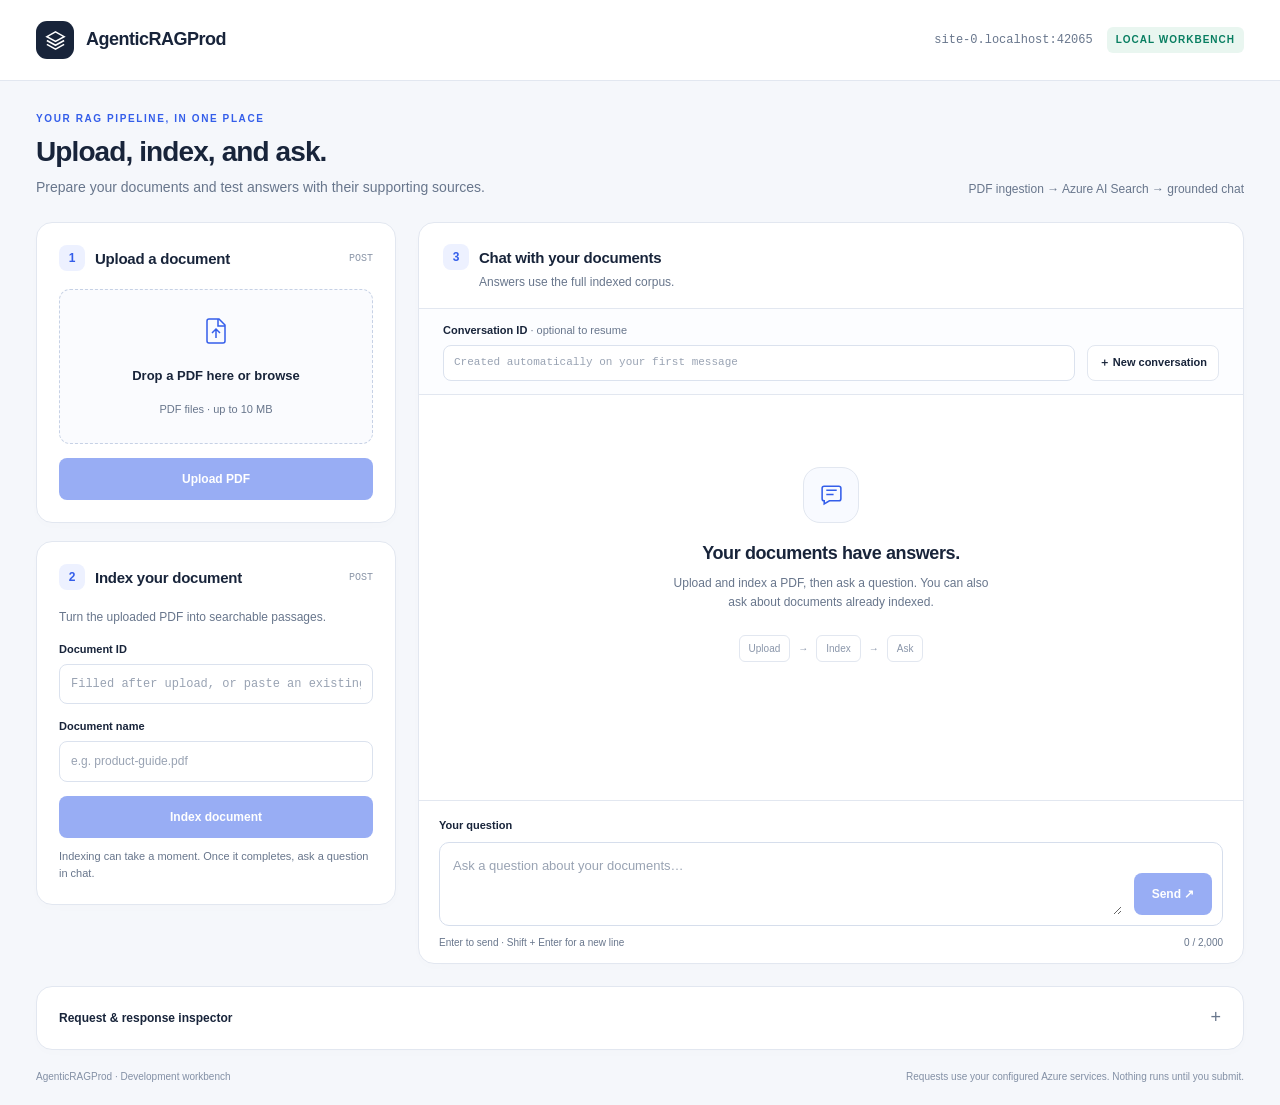
<file: src/AgenticRAGProd.Api/wwwroot/index.html>
<!doctype html>
<html lang="en">
<head>
  <meta charset="utf-8">
  <meta name="viewport" content="width=device-width, initial-scale=1">
  <meta name="color-scheme" content="light">
  <meta name="theme-color" content="#f5f7fb">
  <title>AgenticRAGProd · API Workbench</title>
  <link rel="icon" href="data:,">
  <style>
    :root { --bg:#f5f7fb; --surface:#fff; --ink:#18243a; --muted:#68768c; --line:#e2e7f0; --blue:#345eea; --blue-soft:#edf1ff; --green:#087e61; --red:#bb3945; --radius:16px; }
    * { box-sizing:border-box; }
    body { margin:0; color:var(--ink); background:var(--bg); font:14px/1.55 -apple-system,BlinkMacSystemFont,"Segoe UI",sans-serif; }
    button,input,textarea { font:inherit; }
    button { cursor:pointer; }
    button:disabled { cursor:not-allowed; opacity:.5; }
    button,input,textarea,summary { -webkit-tap-highlight-color:transparent; }
    :focus-visible { outline:3px solid #8ca5ff; outline-offset:3px; }
    a { color:var(--blue); }
    button { transition:background .15s,box-shadow .15s; }
    h1,h2,h3,p { margin:0; }
    header { background:var(--surface); border-bottom:1px solid var(--line); }
    .topbar { max-width:1440px; margin:auto; min-height:80px; padding:16px 36px; display:flex; align-items:center; justify-content:space-between; gap:20px; }
    .brand { display:flex; align-items:center; gap:12px; font-size:18px; font-weight:750; letter-spacing:-.5px; }
    .logo { display:grid; place-items:center; width:38px; height:38px; border-radius:11px; background:var(--ink); color:#fff; }
    .logo svg { width:23px; height:23px; }
    .top-meta { display:flex; align-items:center; gap:14px; color:var(--muted); font-size:12px; }
    .local-tag { background:#e9f6f0; color:var(--green); border-radius:6px; padding:5px 9px; font-size:10px; font-weight:750; letter-spacing:1px; white-space:nowrap; }
    .origin { font-family:ui-monospace,SFMono-Regular,Consolas,monospace; overflow-wrap:anywhere; }
    main { max-width:1440px; margin:auto; padding:30px 36px 20px; }
    .intro { display:flex; align-items:flex-end; justify-content:space-between; gap:16px; margin-bottom:24px; }
    .eyebrow { color:var(--blue); font-size:10px; font-weight:750; letter-spacing:1.6px; text-transform:uppercase; margin-bottom:7px; }
    h1 { font-size:28px; line-height:1.25; letter-spacing:-.9px; margin-bottom:8px; }
    .muted { color:var(--muted); }
    .intro-note { color:var(--muted); font-size:12px; text-align:right; }
    .workspace { display:grid; grid-template-columns:minmax(290px,360px) minmax(0,1fr); gap:22px; align-items:start; }
    .document-panel { display:grid; gap:18px; }
    .card { border:1px solid var(--line); border-radius:var(--radius); background:var(--surface); box-shadow:0 3px 12px #18243a03; min-width:0; }
    .step-card { padding:22px; }
    .section-head { display:flex; align-items:center; gap:10px; margin-bottom:18px; }
    .step { display:grid; place-items:center; flex-shrink:0; width:26px; height:26px; background:var(--blue-soft); color:var(--blue); border-radius:8px; font-size:12px; font-weight:750; }
    h2 { font-size:15px; font-weight:700; letter-spacing:-.25px; }
    .endpoint { margin-left:auto; color:#8b96a8; font:10px ui-monospace,SFMono-Regular,Consolas,monospace; }
    .dropzone { position:relative; display:grid; place-items:center; text-align:center; min-height:155px; padding:20px 14px; border:1px dashed #c6d1e5; border-radius:11px; background:#fafbfe; transition:background .15s,border-color .15s; }
    .dropzone:hover,.dropzone.dragging { background:var(--blue-soft); border-color:var(--blue); }
    .dropzone input { position:absolute; inset:0; width:100%; height:100%; opacity:0; cursor:pointer; }
    .dropzone:focus-within { outline:3px solid #8ca5ff; outline-offset:3px; }
    .upload-icon { color:var(--blue); width:32px; height:32px; margin-bottom:9px; }
    .drop-title { font-size:13px; font-weight:650; overflow-wrap:anywhere; }
    .drop-hint { font-size:11px; color:var(--muted); margin-top:5px; }
    .primary,.secondary { display:inline-flex; align-items:center; justify-content:center; gap:8px; min-height:42px; padding:9px 15px; border:1px solid transparent; border-radius:8px; font-size:12px; font-weight:650; }
    .primary { background:var(--blue); color:#fff; }
    .primary:hover:enabled { background:#264bc9; box-shadow:0 3px 7px #345eea20; }
    .secondary { background:#fff; color:var(--ink); border-color:var(--line); }
    .secondary:hover:enabled { background:#f5f7fb; }
    .full { width:100%; margin-top:14px; }
    .field { display:grid; gap:6px; margin-top:14px; }
    label.field-label { font-size:11px; font-weight:650; }
    input[type=text],textarea { width:100%; min-width:0; border:1px solid #dbe2ee; border-radius:8px; padding:10px 11px; color:var(--ink); background:#fff; }
    input[type=text] { font-size:12px; }
    input::placeholder,textarea::placeholder { color:#99a3b3; }
    input:focus,textarea:focus { border-color:#93a8f7; }
    input:disabled,textarea:disabled { background:#f7f8fb; color:var(--muted); }
    .mono { font-family:ui-monospace,SFMono-Regular,Consolas,monospace; }
    .help { color:var(--muted); font-size:11px; margin-top:10px; }
    .feedback { margin-top:11px; font-size:12px; overflow-wrap:anywhere; }
    .feedback[data-tone=error] { color:var(--red); }
    .feedback[data-tone=success] { color:var(--green); }
    .feedback:empty { display:none; }
    .stats { display:flex; gap:9px; margin-top:14px; }
    .stat { flex:1; padding:10px 8px; text-align:center; background:#f6f8fc; border-radius:8px; }
    .stat strong { display:block; font-size:19px; letter-spacing:-.5px; }
    .stat span { color:var(--muted); font-size:10px; }
    .warning { color:#886117; background:#fff8e8; padding:10px; border-radius:8px; margin-top:10px; font-size:11px; }
    .warning ul { margin:5px 0 0; padding-left:17px; }
    .chat-card { overflow:hidden; }
    .chat-heading { padding:21px 24px 16px; border-bottom:1px solid var(--line); }
    .chat-heading .section-head { margin-bottom:3px; }
    .chat-heading .muted { margin-left:36px; font-size:12px; }
    .conversation { padding:13px 24px; display:flex; gap:12px; align-items:flex-end; border-bottom:1px solid var(--line); background:#fcfdff; }
    .conversation .field { flex:1; min-width:0; margin:0; }
    .conversation input { padding:8px 10px; font-size:11px; min-height:36px; }
    .conversation .secondary { min-height:36px; padding:8px 11px; white-space:nowrap; font-size:11px; }
    .transcript { min-height:340px; height:clamp(340px,45vh,540px); overflow:auto; padding:22px 24px; scroll-behavior:smooth; }
    .empty { display:flex; flex-direction:column; align-items:center; justify-content:center; min-height:295px; text-align:center; }
    .empty-icon { display:grid; place-items:center; width:56px; height:56px; border:1px solid var(--line); border-radius:17px; color:var(--blue); background:#f8faff; margin-bottom:17px; }
    .empty-icon svg { width:25px; height:25px; }
    .empty h3 { font-size:18px; font-weight:650; letter-spacing:-.4px; margin-bottom:7px; }
    .empty p { max-width:330px; font-size:12px; color:var(--muted); }
    .empty-steps { display:flex; align-items:center; gap:8px; color:#8a96aa; font-size:10px; margin-top:23px; }
    .empty-steps span { padding:5px 9px; border:1px solid var(--line); border-radius:6px; background:#fff; }
    .message { margin-bottom:20px; overflow-wrap:anywhere; }
    .message-label { font-size:10px; font-weight:750; color:var(--muted); letter-spacing:.7px; text-transform:uppercase; margin-bottom:6px; }
    .message.user { display:flex; flex-direction:column; align-items:flex-end; }
    .message.user .bubble { background:var(--blue-soft); max-width:90%; padding:11px 15px; border-radius:11px 11px 3px 11px; }
    .bubble { white-space:pre-wrap; line-height:1.75; font-size:13px; }
    .answer-meta { display:flex; gap:8px; margin-top:10px; font-size:10px; color:var(--muted); }
    .citation { color:var(--blue); border:0; border-radius:4px; background:var(--blue-soft); font-size:11px; padding:0 5px; min-height:23px; margin:0 2px; }
    .sources { display:grid; gap:7px; margin-top:14px; }
    .source { background:#fafbfe; border:1px solid var(--line); border-radius:8px; }
    .source summary { padding:9px 11px; font-size:11px; font-weight:600; cursor:pointer; overflow-wrap:anywhere; }
    .source-content { padding:0 11px 12px; }
    .source-content pre { font-family:inherit; font-size:11px; line-height:1.7; white-space:pre-wrap; overflow-wrap:anywhere; margin:9px 0 0; max-height:260px; overflow:auto; }
    .source-path { font-size:10px; color:var(--muted); }
    .error-box { padding:12px 14px; background:#fff1f2; border:1px solid #f2d4d8; border-radius:9px; font-size:12px; color:#9c2b38; }
    .pending { display:flex; align-items:center; gap:9px; font-size:12px; color:var(--muted); padding:6px 0 15px; }
    .spinner { width:14px; height:14px; border:2px solid #d4ddfb; border-top-color:var(--blue); border-radius:50%; animation:spin .8s linear infinite; flex-shrink:0; }
    @keyframes spin { to { transform:rotate(360deg); } }
    .composer { padding:16px 20px 13px; border-top:1px solid var(--line); }
    .composer-box { display:flex; align-items:flex-end; gap:12px; border:1px solid #d6deec; border-radius:10px; padding:10px; background:#fff; }
    .composer-box:focus-within { border-color:#93a8f7; box-shadow:0 0 0 3px #345eea0a; }
    .composer textarea { resize:vertical; min-height:62px; max-height:160px; padding:3px; border:0; font-size:13px; outline:none; background:transparent; }
    .composer textarea:focus-visible { outline:2px solid #93a8f7; outline-offset:3px; }
    .composer .primary { flex-shrink:0; min-width:78px; }
    .composer-meta { display:flex; justify-content:space-between; color:var(--muted); font-size:10px; margin-top:9px; gap:8px; }
    .inspector { margin-top:22px; overflow:hidden; }
    .inspector > summary { display:flex; align-items:center; justify-content:space-between; gap:14px; padding:17px 22px; cursor:pointer; font-size:12px; font-weight:650; }
    .inspector > summary::after { content:'+'; color:var(--muted); font-size:18px; font-weight:400; }
    .inspector[open] > summary::after { content:'−'; }
    .inspector-body { border-top:1px solid var(--line); padding:18px 22px 22px; }
    .request-tabs { display:flex; gap:6px; flex-wrap:wrap; }
    .request-tabs button { padding:6px 12px; border:1px solid var(--line); border-radius:7px; background:#fff; color:var(--muted); font-size:11px; }
    .request-tabs button[aria-pressed=true] { background:var(--blue-soft); border-color:#d6dfff; color:var(--blue); }
    .request-status { display:flex; gap:10px; justify-content:space-between; align-items:center; margin:14px 0 10px; min-width:0; }
    .request-url { font:11px ui-monospace,SFMono-Regular,Consolas,monospace; overflow-wrap:anywhere; }
    .status { font-size:10px; padding:4px 8px; border-radius:5px; background:#f1f4fa; color:var(--muted); white-space:nowrap; }
    .status[data-tone=success] { color:var(--green); background:#e9f6f0; }
    .status[data-tone=error] { color:var(--red); background:#fff1f2; }
    .inspect-grid { display:grid; grid-template-columns:1fr 1fr; gap:14px; }
    .code-head { display:flex; align-items:center; justify-content:space-between; font-size:10px; font-weight:650; margin-bottom:7px; }
    .copy { background:none; border:0; color:var(--blue); padding:4px; font-size:10px; }
    .code { margin:0; padding:13px; background:#f6f8fc; border:1px solid #e8edf5; border-radius:8px; color:#46546d; font:11px/1.7 ui-monospace,SFMono-Regular,Consolas,monospace; white-space:pre-wrap; overflow-wrap:anywhere; max-height:300px; overflow:auto; min-height:65px; }
    footer { display:flex; justify-content:space-between; gap:12px; margin-top:19px; font-size:10px; color:#8390a5; }
    .notice { padding:12px 16px; border:1px solid #f0d7a0; border-radius:9px; color:#896011; background:#fff8e8; font-size:12px; margin-bottom:20px; }
    [hidden] { display:none !important; }
    @media(max-width:1000px) { .topbar { padding:16px 24px; } main { padding:25px 24px 20px; } .workspace { grid-template-columns:310px minmax(0,1fr); gap:16px; } .step-card { padding:18px; } .chat-heading,.conversation { padding-left:18px; padding-right:18px; } .transcript { padding:20px 18px; } .intro-note { display:none; } }
    @media(max-width:760px) { .topbar { min-height:70px; padding:14px 18px; } .brand { font-size:16px; } .top-meta .origin { display:none; } main { padding:23px 16px 18px; } h1 { font-size:25px; } .workspace { grid-template-columns:1fr; } .document-panel { grid-template-columns:1fr 1fr; gap:14px; } .chat-heading { padding-top:18px; } .transcript { height:420px; } .inspect-grid { grid-template-columns:1fr; } footer { flex-wrap:wrap; } }
    @media(max-width:500px) { .document-panel { grid-template-columns:1fr; } .local-tag { font-size:9px; } .logo { width:32px; height:32px; } .brand { gap:9px; } .conversation { align-items:stretch; flex-direction:column; gap:8px; } .conversation .secondary { align-self:flex-end; } .composer { padding:13px; } .composer-box { gap:7px; } .composer .primary { min-width:61px; padding:9px; } .inspector-body { padding:15px; } .request-status { align-items:flex-start; } .request-url { max-width:70%; } .composer-meta { font-size:9px; } }
    @media(prefers-reduced-motion:reduce) { *,*::before,*::after { animation:none !important; transition:none !important; scroll-behavior:auto !important; } }
  </style>
</head>
<body>
  <header>
    <div class="topbar">
      <div class="brand"><span class="logo" aria-hidden="true"><svg viewBox="0 0 24 24" fill="none" stroke="currentColor" stroke-width="1.6"><path d="m12 3 9 5-9 5-9-5 9-5Z"/><path d="m3 12 9 5 9-5M3 16l9 5 9-5"/></svg></span>AgenticRAGProd</div>
      <div class="top-meta"><span class="origin" id="origin"></span><span class="local-tag">LOCAL WORKBENCH</span></div>
    </div>
  </header>
  <main>
    <div class="intro">
      <div><p class="eyebrow">Your RAG pipeline, in one place</p><h1>Upload, index, and ask.</h1><p class="muted">Prepare your documents and test answers with their supporting sources.</p></div>
      <p class="intro-note">PDF ingestion → Azure AI Search → grounded chat</p>
    </div>
    <div id="file-notice" class="notice" hidden>Open this page through the running API, for example <strong>http://localhost:5080/</strong>, so requests reach the same server.</div>
    <noscript><p class="notice">Enable JavaScript to use the API workbench.</p></noscript>
    <div class="workspace">
      <aside class="document-panel" aria-label="Document preparation">
        <section class="card step-card">
          <div class="section-head"><span class="step">1</span><h2>Upload a document</h2><span class="endpoint">POST</span></div>
          <form id="upload-form">
            <label class="dropzone" id="dropzone">
              <input id="pdf-file" type="file" accept=".pdf,application/pdf" aria-label="Choose a PDF to upload" aria-describedby="file-hint upload-feedback">
              <svg class="upload-icon" viewBox="0 0 32 32" fill="none" stroke="currentColor" stroke-width="1.5" aria-hidden="true"><path d="M19 4H9a2 2 0 0 0-2 2v20a2 2 0 0 0 2 2h14a2 2 0 0 0 2-2V10l-6-6Z"/><path d="M18 4v7h7M16 23V14m-4 4 4-4 4 4"/></svg>
              <div class="drop-title" id="file-title">Drop a PDF here or browse</div>
              <div class="drop-hint" id="file-hint">PDF files · up to 10 MB</div>
            </label>
            <button class="primary full" id="upload-button" type="submit" disabled>Upload PDF</button>
            <p class="feedback" id="upload-feedback" role="status" aria-live="polite"></p>
          </form>
        </section>
        <section class="card step-card">
          <div class="section-head"><span class="step">2</span><h2>Index your document</h2><span class="endpoint">POST</span></div>
          <p class="muted" style="font-size:12px">Turn the uploaded PDF into searchable passages.</p>
          <form id="index-form">
            <div class="field"><label class="field-label" for="document-id">Document ID</label><input class="mono" id="document-id" type="text" autocomplete="off" spellcheck="false" placeholder="Filled after upload, or paste an existing ID" aria-describedby="index-feedback"></div>
            <div class="field"><label class="field-label" for="document-name">Document name</label><input id="document-name" type="text" maxlength="255" autocomplete="off" placeholder="e.g. product-guide.pdf"></div>
            <button class="primary full" id="index-button" type="submit" disabled>Index document</button>
            <p class="feedback" id="index-feedback" role="status" aria-live="polite"></p>
          </form>
          <div class="stats" id="index-stats" hidden><div class="stat"><strong id="page-count">0</strong><span>Pages</span></div><div class="stat"><strong id="chunk-count">0</strong><span>Chunks indexed</span></div><div class="stat"><strong id="token-count">0</strong><span>Max chunk tokens</span></div></div>
          <div class="warning" id="index-warnings" hidden></div>
          <p class="help">Indexing can take a moment. Once it completes, ask a question in chat.</p>
        </section>
      </aside>
      <section class="card chat-card" aria-labelledby="chat-title">
        <div class="chat-heading"><div class="section-head"><span class="step">3</span><h2 id="chat-title">Chat with your documents</h2></div><p class="muted">Answers use the full indexed corpus.</p></div>
        <div class="conversation">
          <div class="field"><label class="field-label" for="conversation-id">Conversation ID <span class="muted" style="font-weight:400">· optional to resume</span></label><input class="mono" id="conversation-id" type="text" autocomplete="off" spellcheck="false" placeholder="Created automatically on your first message"></div>
          <button class="secondary" id="new-conversation" type="button">＋ New conversation</button>
        </div>
        <div class="transcript" id="transcript" role="log" aria-label="Chat messages" aria-live="polite" aria-relevant="additions">
          <div class="empty" id="chat-empty"><div class="empty-icon" aria-hidden="true"><svg viewBox="0 0 24 24" fill="none" stroke="currentColor" stroke-width="1.5"><path d="M5 4h14a2 2 0 0 1 2 2v10a2 2 0 0 1-2 2h-9l-5 3v-3a2 2 0 0 1-2-2V6a2 2 0 0 1 2-2Z"/><path d="M7 8h10M7 12h7"/></svg></div><h3>Your documents have answers.</h3><p>Upload and index a PDF, then ask a question. You can also ask about documents already indexed.</p><div class="empty-steps" aria-hidden="true"><span>Upload</span>→<span>Index</span>→<span>Ask</span></div></div>
        </div>
        <form class="composer" id="chat-form">
          <label class="field-label" for="query" style="display:block;margin-bottom:8px">Your question</label>
          <div class="composer-box"><textarea id="query" rows="2" maxlength="2000" placeholder="Ask a question about your documents…" aria-describedby="chat-help chat-feedback"></textarea><button class="primary" id="send-button" type="submit" disabled>Send ↗</button></div>
          <div class="composer-meta" id="chat-help"><span>Enter to send · Shift + Enter for a new line</span><span id="query-count">0 / 2,000</span></div>
          <p class="feedback" id="chat-feedback" role="status" aria-live="polite"></p>
        </form>
      </section>
    </div>
    <details class="card inspector" id="inspector"><summary>Request &amp; response inspector</summary>
      <div class="inspector-body">
        <div class="request-tabs" aria-label="Inspect an API request"><button type="button" data-operation="upload" aria-pressed="true">Upload</button><button type="button" data-operation="index" aria-pressed="false">Index</button><button type="button" data-operation="chat" aria-pressed="false">Chat</button></div>
        <div class="request-status"><span class="request-url" id="request-url">No upload request yet</span><span class="status" id="request-status">Not run</span></div>
        <div class="inspect-grid"><div><div class="code-head"><span>REQUEST</span></div><pre class="code" id="request-body">Your request details will appear here.</pre></div><div><div class="code-head"><span>RESPONSE</span><button class="copy" id="copy-response" type="button" disabled>Copy response</button></div><pre class="code" id="response-body">The server response will appear here.</pre></div></div>
        <p id="copy-feedback" class="feedback" role="status"></p>
      </div>
    </details>
    <footer><span>AgenticRAGProd · Development workbench</span><span>Requests use your configured Azure services. Nothing runs until you submit.</span></footer>
  </main>
  <script>
  (() => {
    'use strict';
    const $ = id => document.getElementById(id);
    const state = { file:null, busy:{upload:false,index:false,chat:false}, requests:{}, inspection:'upload', conversation:'' };
    const isFilePage = location.protocol === 'file:';
    const validId = value => typeof value === 'string' && /^(?:[0-9a-f]{32}|[0-9a-f]{8}-[0-9a-f]{4}-[0-9a-f]{4}-[0-9a-f]{4}-[0-9a-f]{12})$/i.test(value) && !/^0+$/.test(value.replaceAll('-',''));
    const format = value => typeof value === 'string' ? value : JSON.stringify(value,null,2);
    const prettyTime = ms => ms < 1000 ? `${Math.round(ms)} ms` : `${(ms/1000).toFixed(1)} s`;
    $('origin').textContent = isFilePage ? 'Open through the API' : location.host;
    $('file-notice').hidden = !isFilePage;

    function feedback(id,message,tone='') {
      $(id).textContent = message;
      $(id).dataset.tone = tone;
    }
    function refresh() {
      const documentBusy = state.busy.upload || state.busy.index;
      $('pdf-file').disabled = documentBusy;
      $('document-id').disabled = documentBusy;
      $('document-name').disabled = documentBusy;
      $('upload-button').disabled = isFilePage || !state.file || documentBusy;
      $('index-button').disabled = isFilePage || documentBusy || !validId($('document-id').value.trim()) || !$('document-name').value.trim() || $('document-name').value.trim().length > 255;
      $('upload-button').textContent = state.busy.upload ? 'Uploading…' : 'Upload PDF';
      $('index-button').textContent = state.busy.index ? 'Indexing…' : 'Index document';
      const conversation = $('conversation-id').value.trim();
      $('send-button').disabled = isFilePage || state.busy.chat || !$('query').value.trim() || $('query').value.trim().length > 2000 || (conversation !== '' && !validId(conversation));
      $('send-button').textContent = state.busy.chat ? 'Waiting…' : 'Send ↗';
      $('new-conversation').disabled = state.busy.chat;
      $('conversation-id').disabled = state.busy.chat;
      $('query').disabled = state.busy.chat;
      $('query-count').textContent = `${$('query').value.length.toLocaleString()} / 2,000`;
    }
    function selectFile(file) {
      if (state.busy.upload || state.busy.index) return;
      state.file = null;
      $('file-title').textContent = file?.name || 'Drop a PDF here or browse';
      $('file-hint').textContent = file ? `${(file.size/1024/1024).toFixed(2)} MB · PDF upload` : 'PDF files · up to 10 MB';
      if (!file) feedback('upload-feedback','');
      else if (!/\.pdf$/i.test(file.name)) feedback('upload-feedback','Choose a file with a .pdf extension.','error');
      else if (!file.size || file.size > 10*1024*1024) feedback('upload-feedback','Choose a non-empty PDF no larger than 10 MB.','error');
      else { state.file = file; feedback('upload-feedback','Ready to upload.'); }
      refresh();
    }
    $('pdf-file').addEventListener('change',event => selectFile(event.target.files[0]));
    ['dragenter','dragover'].forEach(name => $('dropzone').addEventListener(name,event => { event.preventDefault(); $('dropzone').classList.add('dragging'); }));
    ['dragleave','drop'].forEach(name => $('dropzone').addEventListener(name,event => { event.preventDefault(); $('dropzone').classList.remove('dragging'); }));
    $('dropzone').addEventListener('drop',event => selectFile(event.dataTransfer.files[0]));
    $('query').addEventListener('input',refresh);
    ['document-id','document-name'].forEach(id => $(id).addEventListener('input',() => {
      $('index-stats').hidden = true; $('index-warnings').hidden = true; feedback('index-feedback',''); refresh();
    }));
    $('conversation-id').addEventListener('input',() => {
      const value = $('conversation-id').value.trim();
      feedback('chat-feedback',value && !validId(value) ? 'Enter a valid conversation ID, or leave it blank for a new conversation.' : '',value && !validId(value) ? 'error' : '');
      refresh();
    });

    function showInspection(operation) {
      state.inspection = operation;
      document.querySelectorAll('[data-operation]').forEach(button => button.setAttribute('aria-pressed',String(button.dataset.operation === operation)));
      const result = state.requests[operation];
      $('copy-response').disabled = !result || result.response === undefined;
      feedback('copy-feedback','');
      $('request-url').textContent = result ? `POST ${result.url}` : `No ${operation} request yet`;
      $('request-body').textContent = result ? format(result.request) : 'Your request details will appear here.';
      $('response-body').textContent = result?.response === undefined ? (result ? 'Waiting for the server…' : 'The server response will appear here.') : format(result.response);
      $('request-status').textContent = result ? `${result.status}${result.elapsed === undefined ? '' : ' · '+prettyTime(result.elapsed)}` : 'Not run';
      $('request-status').dataset.tone = result?.tone || '';
    }
    document.querySelectorAll('[data-operation]').forEach(button => button.addEventListener('click',() => showInspection(button.dataset.operation)));
    $('copy-response').addEventListener('click',async () => {
      try { await navigator.clipboard.writeText($('response-body').textContent); feedback('copy-feedback','Response copied.','success'); }
      catch { feedback('copy-feedback','Copy is unavailable. You can select and copy the response text.','error'); }
    });
    function errorText(data,status) {
      if (typeof data === 'string' && data.trim()) return data;
      const parts = [data?.title,data?.detail || data?.error];
      if (data?.traceId) parts.push(`Trace ID: ${data.traceId}`);
      const message = parts.filter(Boolean).join('\n');
      return message || `The server returned HTTP ${status}.`;
    }
    async function request(operation,url,options,descriptor) {
      const started = performance.now();
      const entry = {url,request:descriptor,status:'Pending'};
      state.requests[operation] = entry;
      showInspection(operation);
      try {
        const response = await fetch(url,{method:'POST',...options});
        const text = await response.text();
        let data;
        try { data = JSON.parse(text); } catch { data = text; }
        Object.assign(entry,{status:`HTTP ${response.status}`,response:data,elapsed:performance.now()-started,tone:response.ok?'success':'error'});
        if (!response.ok) throw new Error(errorText(data,response.status));
        return {data,elapsed:entry.elapsed};
      } catch (error) {
        if (entry.response === undefined) Object.assign(entry,{status:'Network error',response:{error:error.message || 'The request did not complete.'},elapsed:performance.now()-started,tone:'error'});
        throw error;
      } finally { if (state.inspection === operation) showInspection(operation); }
    }
    $('upload-form').addEventListener('submit',async event => {
      event.preventDefault();
      if ($('upload-button').disabled) return;
      const file = state.file;
      const body = new FormData();
      body.append('file',file);
      state.busy.upload = true; refresh(); feedback('upload-feedback','Uploading your PDF…');
      try {
        const {data,elapsed} = await request('upload','/api/documents',{body},{file:{name:file.name,sizeBytes:file.size,type:file.type || 'application/pdf'}});
        if (!data || !validId(data.documentId || '')) throw new Error('The upload response did not include a valid document ID. Inspect the response below.');
        $('document-id').value = data.documentId;
        $('document-name').value = data.fileName || file.name;
        $('index-stats').hidden = true; $('index-warnings').hidden = true;
        feedback('index-feedback','Document ready to index.');
        feedback('upload-feedback',`Uploaded successfully · ${prettyTime(elapsed)}`,'success');
      } catch (error) { feedback('upload-feedback',error.message,'error'); $('inspector').open = true; }
      finally { state.busy.upload = false; refresh(); }
    });
    $('index-form').addEventListener('submit',async event => {
      event.preventDefault();
      if ($('index-button').disabled) return;
      const id = $('document-id').value.trim();
      const name = $('document-name').value.trim();
      const url = `/api/documents/${encodeURIComponent(id)}/index?${new URLSearchParams({documentName:name})}`;
      state.busy.index = true; refresh(); feedback('index-feedback','Indexing your document…');
      $('index-stats').hidden = true; $('index-warnings').hidden = true;
      try {
        const {data,elapsed} = await request('index',url,{}, {documentId:id,documentName:name});
        if (!data || !Number.isInteger(data.indexedChunks)) throw new Error('Unexpected indexing response. Inspect the response below.');
        $('page-count').textContent = data.pageCount;
        $('chunk-count').textContent = data.indexedChunks;
        $('token-count').textContent = data.maximumChunkTokens;
        $('index-stats').hidden = false;
        const warnings = [...(Array.isArray(data.warnings)?data.warnings:[])];
        if (Array.isArray(data.pagesWithUnprocessedImages) && data.pagesWithUnprocessedImages.length) warnings.push(`Unprocessed images on pages ${data.pagesWithUnprocessedImages.join(', ')}.`);
        const warningBox = $('index-warnings'); warningBox.replaceChildren();
        if (warnings.length) {
          warningBox.append(document.createTextNode('Extraction notes'));
          const list = document.createElement('ul');
          warnings.forEach(text => { const li = document.createElement('li'); li.textContent = text; list.append(li); });
          warningBox.append(list); warningBox.hidden = false;
        }
        feedback('index-feedback',`Indexed successfully · ${prettyTime(elapsed)}`,'success');
      } catch (error) { feedback('index-feedback',error.message,'error'); $('inspector').open = true; }
      finally { state.busy.index = false; refresh(); }
    });

    const scrollChat = () => { $('transcript').scrollTop = $('transcript').scrollHeight; };
    function clearTranscript() { $('transcript').querySelectorAll('.message,.pending').forEach(node => node.remove()); $('chat-empty').hidden = false; }
    function newMessage(label,kind) {
      $('chat-empty').hidden = true;
      const message = document.createElement('div'); message.className = `message ${kind}`;
      const title = document.createElement('div'); title.className = 'message-label'; title.textContent = label;
      const bubble = document.createElement('div'); bubble.className = 'bubble';
      message.append(title,bubble); $('transcript').append(message);
      return {message,bubble};
    }
    function renderAnswer(data,elapsed) {
      const {message,bubble} = newMessage('AgenticRAG','assistant');
      const sources = Array.isArray(data.sources) ? data.sources : [];
      const detailsByNumber = new Map();
      const sourceList = document.createElement('div'); sourceList.className = 'sources';
      sources.forEach(source => {
        const details = document.createElement('details'); details.className = 'source';
        const summary = document.createElement('summary');
        const context = source.context;
        const pages = context?.pageEnd > context?.pageStart ? `${context.pageStart}–${context.pageEnd}` : source.pageNumber;
        summary.textContent = `[${source.number}] ${source.documentName} · p. ${pages}`;
        const content = document.createElement('div'); content.className = 'source-content';
        if (context?.sectionPath?.length) { const path = document.createElement('p'); path.className = 'source-path'; path.textContent = context.sectionPath.join(' / '); content.append(path); }
        const passage = document.createElement('pre'); passage.textContent = source.passage || ''; content.append(passage);
        const warnings = [...(Array.isArray(context?.warnings)?context.warnings:[])];
        if (source.hasUnprocessedImages) warnings.push('This source contains unprocessed images.');
        if (warnings.length) { const note = document.createElement('p'); note.className = 'warning'; note.textContent = warnings.join(' '); content.append(note); }
        details.append(summary,content); sourceList.append(details); detailsByNumber.set(Number(source.number),details);
      });
      const text = data.answer;
      let position = 0;
      for (const match of text.matchAll(/\[(\d+)\]/g)) {
        bubble.append(document.createTextNode(text.slice(position,match.index)));
        const source = detailsByNumber.get(Number(match[1]));
        if (source) {
          const button = document.createElement('button'); button.type = 'button'; button.className = 'citation'; button.textContent = match[0]; button.setAttribute('aria-label',`Open source ${match[1]}`);
          button.addEventListener('click',() => { source.open = true; source.querySelector('summary').focus(); source.scrollIntoView({block:'nearest'}); });
          bubble.append(button);
        } else bubble.append(document.createTextNode(match[0]));
        position = match.index + match[0].length;
      }
      bubble.append(document.createTextNode(text.slice(position)));
      if (sources.length) message.append(sourceList);
      const meta = document.createElement('div'); meta.className = 'answer-meta';
      meta.textContent = `${prettyTime(elapsed)} · ${sources.length} ${sources.length===1?'source':'sources'}${data.messageId?' · Message '+data.messageId.slice(0,8):''}`;
      message.append(meta); scrollChat();
    }
    $('new-conversation').addEventListener('click',() => {
      if (state.busy.chat) return;
      state.conversation = ''; $('conversation-id').value = ''; clearTranscript();
      feedback('chat-feedback','A new conversation will start with your next message.'); refresh(); $('query').focus();
    });
    $('query').addEventListener('keydown',event => {
      if (event.key === 'Enter' && !event.shiftKey && !event.isComposing) { event.preventDefault(); $('chat-form').requestSubmit(); }
    });
    $('chat-form').addEventListener('submit',async event => {
      event.preventDefault();
      if ($('send-button').disabled) return;
      const query = $('query').value.trim();
      const conversation = $('conversation-id').value.trim();
      if (conversation !== state.conversation) { clearTranscript(); state.conversation = conversation; }
      newMessage('You','user').bubble.textContent = query;
      const pending = document.createElement('div'); pending.className = 'pending';
      const spinner = document.createElement('span'); spinner.className = 'spinner'; spinner.setAttribute('aria-hidden','true');
      pending.append(spinner,document.createTextNode('Waiting for the API response…')); $('transcript').append(pending);
      state.busy.chat = true; feedback('chat-feedback',''); refresh(); scrollChat();
      try {
        const body = {conversationId:conversation || null,query};
        const {data,elapsed} = await request('chat','/api/chat',{headers:{'Content-Type':'application/json'},body:JSON.stringify(body)},body);
        if (!data || typeof data.answer !== 'string' || !validId(data.conversationId || '')) throw new Error('Unexpected chat response. Inspect the response below.');
        state.conversation = data.conversationId; $('conversation-id').value = data.conversationId;
        $('query').value = ''; pending.remove(); renderAnswer(data,elapsed);
        feedback('chat-feedback','Response received.','success');
      } catch (error) {
        pending.remove(); $('query').value = query;
        const box = document.createElement('div'); box.className = 'message error-box'; box.setAttribute('role','alert'); box.textContent = error.message;
        $('transcript').append(box); feedback('chat-feedback','Request failed. Your question is kept below.','error');
        $('inspector').open = true; scrollChat();
      } finally { state.busy.chat = false; refresh(); $('query').focus(); }
    });
    refresh();
  })();
  </script>
</body>
</html>
</file>
